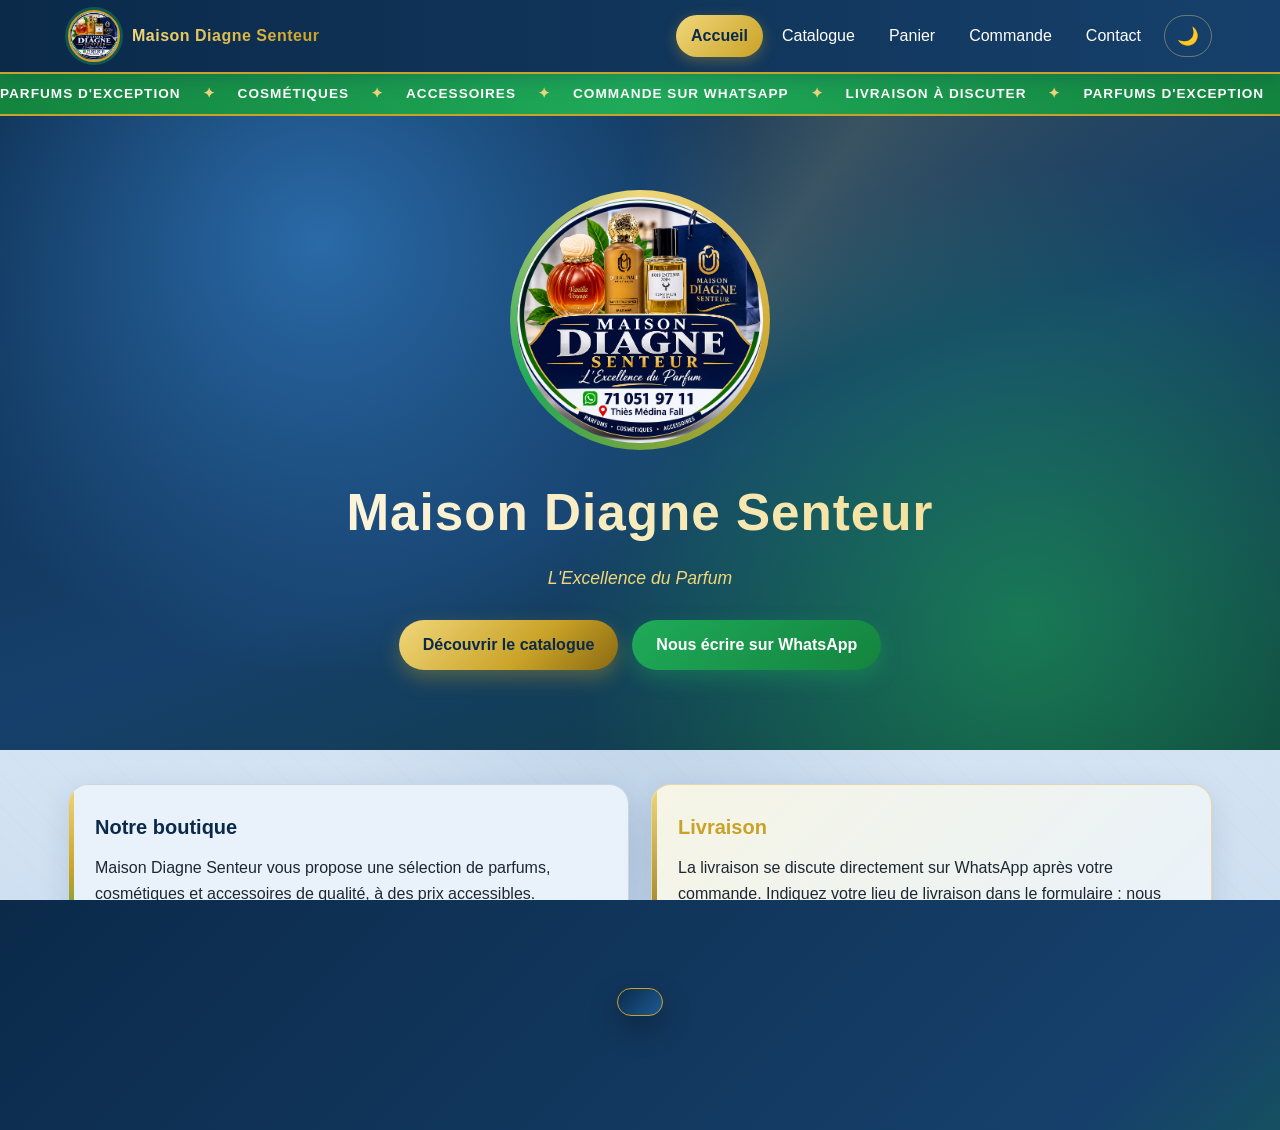
<file: index.html>
<!DOCTYPE html>
<html lang="fr"><head><meta charset="UTF-8"><meta name="viewport" content="width=device-width,initial-scale=1">
<title>Accueil · Maison Diagne Senteur</title><link rel="stylesheet" href="css/style.css"><script>(function(){var t=localStorage.getItem('mds_theme');if(t)document.documentElement.dataset.theme=t;})();</script></head>
<body data-page="accueil">
<header><div class="barre">
  <a class="marque" href="index.html" data-lien><img class="logo-header" src="images/logo.jpeg" alt="Maison Diagne Senteur"><span>Maison Diagne Senteur</span></a>
  <nav>
    <a href="index.html" data-lien data-page="accueil">Accueil</a>
    <a href="catalogue.html" data-lien data-page="catalogue">Catalogue</a>
    <a href="panier.html" data-lien data-page="panier">Panier<span class="badge" hidden>0</span></a>
    <a href="commande.html" data-lien data-page="commande">Commande</a>
    <a href="contact.html" data-lien data-page="contact">Contact</a>
  </nav>
</div></header>
<div class="marquee" aria-hidden="true"><div class="piste"><span>Parfums d'exception</span><i>✦</i><span>Cosmétiques</span><i>✦</i><span>Accessoires</span><i>✦</i><span>Commande sur WhatsApp</span><i>✦</i><span>Livraison à discuter</span><i>✦</i><span>Parfums d'exception</span><i>✦</i><span>Cosmétiques</span><i>✦</i><span>Accessoires</span><i>✦</i><span>Commande sur WhatsApp</span><i>✦</i><span>Livraison à discuter</span><i>✦</i></div></div>
<main>
<section class="hero"><div class="bulles"><b></b><b></b><b></b><b></b><b></b><b></b></div>
  <div class="anneau"><img src="images/logo.jpeg" alt="Maison Diagne Senteur"></div>
  <h1 data-bind="nom"></h1><p data-bind="slogan"></p>
  <div class="actions"><a class="bouton" data-lien href="catalogue.html">Découvrir le catalogue</a><a class="bouton vert" data-wa target="_blank" href="#">Nous écrire sur WhatsApp</a></div>
</section>
<div class="conteneur">
  <div class="bloc" style="margin-top:0">
    <div class="carte-info"><h3>Notre boutique</h3><p data-bind="presentation"></p></div>
    <div class="carte-info livraison"><h3>Livraison</h3><p data-bind="livraison"></p></div>
  </div>
</div>
</main>
<footer><strong>Maison Diagne Senteur</strong><br><span data-bind="slogan"></span><br>
<span data-bind="adresse"></span> · WhatsApp <a data-wa href="#">71 051 97 11</a></footer>
<div class="rideau"></div>
<div class="toast" id="toast"></div>
<script src="js/boutique.js"></script>
<script src="js/produits.js"></script>
<script src="js/app.js"></script>
</body></html>
</file>
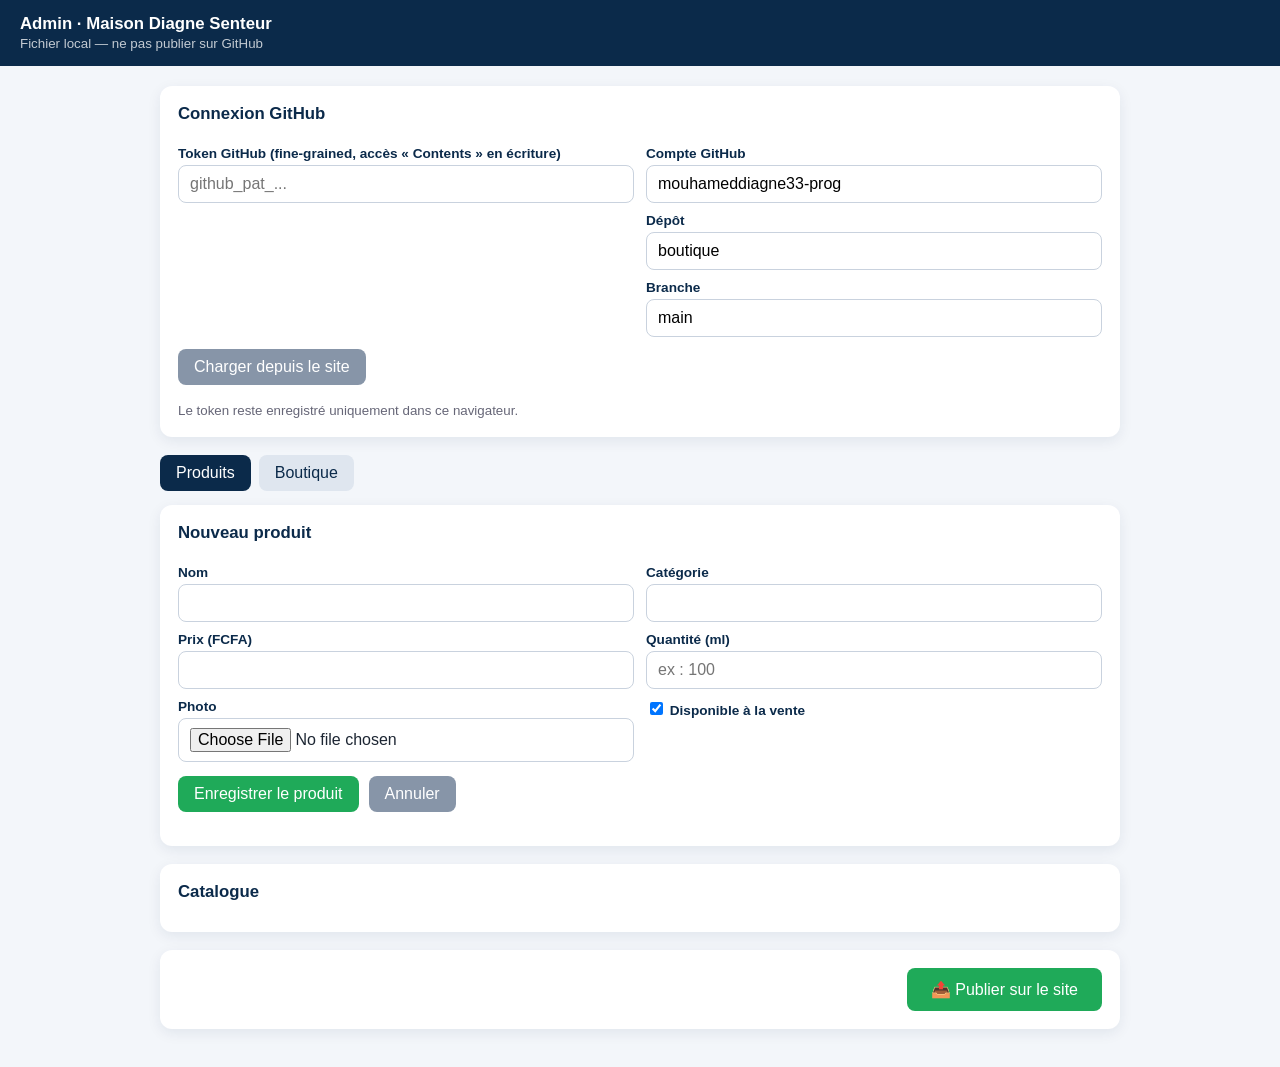
<file: admin.html>
<!DOCTYPE html>
<html lang="fr"><head><meta charset="UTF-8"><meta name="viewport" content="width=device-width,initial-scale=1">
<title>Admin · Maison Diagne Senteur</title>
<style>
:root{--bleu:#0b2a4a;--vert:#1faa59;--gris:#f3f6fa}
*{box-sizing:border-box}
body{margin:0;font-family:"Segoe UI",Roboto,Arial,sans-serif;background:var(--gris);color:#1d2633}
header{background:var(--bleu);color:#fff;padding:14px 20px}
header h1{font-size:1.05rem;margin:0}
header small{opacity:.75}
.wrap{max-width:1000px;margin:auto;padding:20px}
.card{background:#fff;border-radius:12px;padding:18px;box-shadow:0 4px 14px rgba(11,42,74,.08);margin-bottom:18px}
.card h2{margin:0 0 12px;color:var(--bleu);font-size:1.05rem}
label{display:block;font-size:.85rem;font-weight:600;color:var(--bleu);margin:10px 0 4px}
input,textarea{width:100%;padding:9px 11px;border:1px solid #c9d2de;border-radius:8px;font:inherit}
input[type=checkbox]{width:auto}
textarea{min-height:70px}
.grid2{display:grid;grid-template-columns:1fr 1fr;gap:12px}
@media(max-width:700px){.grid2{grid-template-columns:1fr}}
button{font:inherit;border:none;border-radius:8px;padding:9px 16px;cursor:pointer;background:var(--bleu);color:#fff}
button:hover{opacity:.9}
button.vert{background:var(--vert)}
button.gris{background:#8795a8}
button.rouge{background:#c0392b}
.tabs{margin-bottom:14px;display:flex;gap:8px}
.tabs button{background:#dfe6ef;color:var(--bleu)}
.tabs button.on{background:var(--bleu);color:#fff}
.prod{display:flex;gap:12px;align-items:center;border-bottom:1px solid #eef1f5;padding:10px 0;flex-wrap:wrap}
.prod img,.prod .ph{width:56px;height:56px;border-radius:8px;object-fit:cover;background:#dfe6ef;display:flex;align-items:center;justify-content:center}
.prod .info{flex:1;min-width:160px}
.prod small{color:#667}
.off{color:#c0392b;font-size:.8rem}
#etat{font-weight:600}
.pub{display:flex;justify-content:space-between;align-items:center;flex-wrap:wrap;gap:10px}
.pub button{font-size:1rem;padding:12px 24px}
</style></head><body>
<header><h1>Admin · Maison Diagne Senteur</h1><small>Fichier local — ne pas publier sur GitHub</small></header>
<div class="wrap">

<div class="card"><h2>Connexion GitHub</h2>
  <div class="grid2">
    <div><label>Token GitHub (fine-grained, accès « Contents » en écriture)</label><input id="token" type="password" placeholder="github_pat_..."></div>
    <div><label>Compte GitHub</label><input id="owner"><label>Dépôt</label><input id="repo"><label>Branche</label><input id="branch"></div>
  </div>
  <p style="margin-top:12px;display:flex;gap:10px;align-items:center;flex-wrap:wrap"><button class="gris" id="charger">Charger depuis le site</button><span id="etat"></span></p>
  <small style="color:#667">Le token reste enregistré uniquement dans ce navigateur.</small>
</div>

<div class="tabs"><button class="on" data-tab="produits">Produits</button><button data-tab="boutique">Boutique</button></div>

<div id="tab-produits">
  <div class="card"><h2 id="titreForm">Nouveau produit</h2>
    <form id="form">
      <input type="hidden" id="pid">
      <div class="grid2">
        <div><label>Nom</label><input id="nom" required></div>
        <div><label>Catégorie</label><input id="categorie" list="cats" required><datalist id="cats"></datalist></div>
      </div>
      <div class="grid2">
        <div><label>Prix (FCFA)</label><input id="prix" type="number" min="0" required></div>
        <div><label>Quantité (ml)</label><input id="ml" type="number" min="0" placeholder="ex : 100"></div>
      </div>
            <div class="grid2">
        <div><label>Photo</label><input id="photo" type="file" accept="image/*"></div>
        <div><label><input type="checkbox" id="dispo" checked> Disponible à la vente</label></div>
      </div>
      <img id="apercu" style="max-width:140px;margin-top:10px;border-radius:8px;display:none">
      <p style="margin-top:14px;display:flex;gap:10px"><button class="vert" type="submit">Enregistrer le produit</button><button type="button" class="gris" id="annuler">Annuler</button></p>
    </form>
  </div>
  <div class="card"><h2>Catalogue</h2><div id="liste"></div></div>
</div>

<div id="tab-boutique" hidden><div class="card"><h2>Informations de la boutique</h2>
  <div class="grid2">
    <div><label>Nom</label><input data-b="nom"></div>
    <div><label>Slogan</label><input data-b="slogan"></div>
  </div>
  <label>Adresse / emplacement</label><input data-b="adresse">
  <label>Téléphones (un par ligne)</label><textarea data-b="telephones"></textarea>
  <label>WhatsApp (indicatif + numéro, sans espaces)</label><input data-b="whatsapp">
  <label>Horaires</label><input data-b="horaires">
  <label>Présentation de la boutique</label><textarea data-b="presentation"></textarea>
  <label>Message de livraison (affiché sur le site)</label><textarea data-b="livraison"></textarea>
</div></div>

<div class="card pub"><span id="pending"></span><button class="vert" id="publier">📤 Publier sur le site</button></div>
</div>

<script>
const K = "mds_admin_cfg";
const $ = s => document.querySelector(s);
const $$ = s => [...document.querySelectorAll(s)];
let cfg = Object.assign({ owner: "mouhameddiagne33-prog", repo: "boutique", branch: "main", token: "" }, JSON.parse(localStorage.getItem(K) || "{}"));
let produits = [], boutique = {}, enAttente = [];

$("#token").value = cfg.token; $("#owner").value = cfg.owner; $("#repo").value = cfg.repo; $("#branch").value = cfg.branch;

function sauverCfg() {
  cfg = { owner: $("#owner").value.trim(), repo: $("#repo").value.trim(), branch: $("#branch").value.trim() || "main", token: $("#token").value.trim() };
  localStorage.setItem(K, JSON.stringify(cfg));
}
function msg(t, ok = true) { const e = $("#etat"); e.textContent = t; e.style.color = ok ? "#1faa59" : "#c0392b"; }
function esc(s) { return String(s ?? "").replace(/[&<>"]/g, c => ({ "&": "&amp;", "<": "&lt;", ">": "&gt;", '"': "&quot;" }[c])); }
function brut(path) { return `https://raw.githubusercontent.com/${cfg.owner}/${cfg.repo}/${cfg.branch}/${path}`; }

async function charger() {
  sauverCfg(); msg("Chargement…");
  try {
    const [p, b] = await Promise.all(["js/produits.js", "js/boutique.js"].map(f =>
      fetch(brut(f) + "?t=" + Date.now()).then(r => { if (!r.ok) throw new Error(f + " (" + r.status + ")"); return r.text(); })));
    produits = new Function(p + "\nreturn PRODUITS;")();
    produits.forEach(x => { if (x.ml === undefined) { x.ml = parseInt(x.taille) || null; delete x.taille; } delete x.description; });
    boutique = new Function(b + "\nreturn BOUTIQUE;")();
    enAttente = []; afficherTout(); msg("Chargé depuis le site ✔");
  } catch (e) { msg("Erreur de chargement : " + e.message, false); }
}
$("#charger").onclick = charger;

function afficherTout() { renderListe(); renderCats(); renderBoutique(); majPending(); }
function majPending() { $("#pending").textContent = enAttente.length ? `${enAttente.length} photo(s) à publier` : "Aucune modification en attente"; }
function renderCats() {
  const cats = [...new Set(produits.map(p => p.categorie).filter(Boolean))];
  $("#cats").innerHTML = cats.map(c => `<option value="${esc(c)}">`).join("");
}
function renderListe() {
  $("#liste").innerHTML = produits.length ? produits.map(p => {
    const src = p._src || (p.image ? brut(p.image) : "");
    const vis = src ? `<img src="${esc(src)}">` : `<div class="ph">🧴</div>`;
    return `<div class="prod">${vis}
      <div class="info"><strong>${esc(p.nom)}</strong><br><small>${esc(p.categorie)} · ${Number(p.prix).toLocaleString("fr-FR")} FCFA · ${p.ml ? p.ml + " ml" : "ml à préciser"}</small>${p.dispo ? "" : ' <span class="off">indisponible</span>'}</div>
      <button class="gris" data-act="dispo" data-id="${p.id}">${p.dispo ? "Mettre indisponible" : "Rendre disponible"}</button>
      <button data-act="edit" data-id="${p.id}">Modifier</button>
      <button class="rouge" data-act="del" data-id="${p.id}">Supprimer</button></div>`;
  }).join("") : "<p>Aucun produit. Cliquez sur « Charger depuis le site ».</p>";
}
$("#liste").addEventListener("click", e => {
  const b = e.target.closest("button"); if (!b) return;
  const p = produits.find(x => x.id == b.dataset.id); if (!p) return;
  if (b.dataset.act === "dispo") { p.dispo = !p.dispo; renderListe(); msg("Modifié (non publié)"); }
  if (b.dataset.act === "del") { if (confirm(`Supprimer « ${p.nom} » ?`)) { produits = produits.filter(x => x !== p); renderListe(); msg("Supprimé (non publié)"); } }
  if (b.dataset.act === "edit") {
    $("#pid").value = p.id; $("#nom").value = p.nom; $("#categorie").value = p.categorie;
    $("#prix").value = p.prix; $("#ml").value = p.ml ?? "";
    $("#dispo").checked = !!p.dispo; $("#titreForm").textContent = "Modifier : " + p.nom;
    const src = p._src || (p.image ? brut(p.image) : "");
    $("#apercu").src = src; $("#apercu").style.display = src ? "block" : "none";
    window.scrollTo({ top: 0, behavior: "smooth" });
  }
});

function resetForm() {
  $("#form").reset(); $("#pid").value = ""; $("#dispo").checked = true;
  $("#titreForm").textContent = "Nouveau produit"; $("#apercu").style.display = "none";
}
$("#annuler").onclick = resetForm;

function versJpeg(file) {
  return new Promise((res, rej) => {
    const r = new FileReader();
    r.onerror = rej;
    r.onload = () => {
      const img = new Image();
      img.onerror = rej;
      img.onload = () => {
        const k = Math.min(1, 1000 / Math.max(img.width, img.height));
        const c = document.createElement("canvas");
        c.width = Math.round(img.width * k); c.height = Math.round(img.height * k);
        c.getContext("2d").drawImage(img, 0, 0, c.width, c.height);
        const url = c.toDataURL("image/jpeg", 0.85);
        res({ b64: url.split(",")[1], dataUrl: url });
      };
      img.src = r.result;
    };
    r.readAsDataURL(file);
  });
}

$("#form").addEventListener("submit", async e => {
  e.preventDefault();
  const id = $("#pid").value;
  let p = id ? produits.find(x => x.id == id) : { id: Math.max(0, ...produits.map(x => x.id)) + 1, image: "" };
  Object.assign(p, {
    nom: $("#nom").value.trim(), categorie: $("#categorie").value.trim(), prix: Number($("#prix").value),
    ml: Number($("#ml").value) || null, dispo: $("#dispo").checked
  });
  const f = $("#photo").files[0];
  if (f) {
    msg("Préparation de la photo…");
    const { b64, dataUrl } = await versJpeg(f);
    const path = `images/p${p.id}-${Date.now()}.jpg`;
    enAttente.push({ path, b64 });
    p.image = path; p._src = dataUrl;
  }
  if (!id) produits.push(p);
  resetForm(); afficherTout(); msg("Produit enregistré (non publié)");
});

function renderBoutique() {
  $$("[data-b]").forEach(el => {
    const v = boutique[el.dataset.b];
    el.value = Array.isArray(v) ? v.join("\n") : (v || "");
  });
}
$$("[data-b]").forEach(el => el.addEventListener("input", () => {
  const k = el.dataset.b;
  boutique[k] = k === "telephones" ? el.value.split("\n").map(s => s.trim()).filter(Boolean) : el.value.trim();
  msg("Modifié (non publié)");
}));

$$(".tabs button").forEach(b => b.onclick = () => {
  $$(".tabs button").forEach(x => x.classList.remove("on")); b.classList.add("on");
  $("#tab-produits").hidden = b.dataset.tab !== "produits";
  $("#tab-boutique").hidden = b.dataset.tab !== "boutique";
});

function utf8b64(s) {
  const bytes = new TextEncoder().encode(s); let bin = "";
  bytes.forEach(x => bin += String.fromCharCode(x)); return btoa(bin);
}
const API = path => `https://api.github.com/repos/${cfg.owner}/${cfg.repo}/contents/${path}`;
const entetes = () => ({ Authorization: "Bearer " + cfg.token, Accept: "application/vnd.github+json", "Content-Type": "application/json" });

async function shaActuel(path) {
  const r = await fetch(API(path) + "?ref=" + cfg.branch, { headers: entetes() });
  if (r.status === 404) return null;
  if (!r.ok) throw new Error(`lecture de ${path} (${r.status})`);
  return (await r.json()).sha;
}
async function ecrire(path, b64, message) {
  const sha = await shaActuel(path);
  const corps = { message, content: b64, branch: cfg.branch };
  if (sha) corps.sha = sha;
  const r = await fetch(API(path), { method: "PUT", headers: entetes(), body: JSON.stringify(corps) });
  if (!r.ok) { const d = await r.json().catch(() => ({})); throw new Error(`${path} : ${d.message || r.status}`); }
}

function genProduits() {
  return "// Catalogue (généré par l'admin)\nconst PRODUITS = " +
    JSON.stringify(produits, (k, v) => k.startsWith("_") ? undefined : v, 2) + ";\n";
}
function genBoutique() {
  return "// Informations boutique (généré par l'admin)\nconst BOUTIQUE = " + JSON.stringify(boutique, null, 2) + ";\n";
}

$("#publier").onclick = async () => {
  sauverCfg();
  if (!cfg.token) return msg("Ajoutez le token GitHub", false);
  if (!produits.length && !Object.keys(boutique).length) return msg("Chargez d'abord le site", false);
  try {
    msg("Publication en cours…");
    for (const ph of enAttente) { msg("Envoi de " + ph.path + "…"); await ecrire(ph.path, ph.b64, "Photo produit"); }
    msg("Envoi du catalogue…");
    await ecrire("js/produits.js", utf8b64(genProduits()), "Mise à jour du catalogue");
    msg("Envoi des infos boutique…");
    await ecrire("js/boutique.js", utf8b64(genBoutique()), "Mise à jour des infos boutique");
    enAttente = []; majPending();
    msg("Site publié ✔ (GitHub Pages met 1 à 2 minutes à se mettre à jour)");
  } catch (e) { msg("Erreur : " + e.message, false); }
};

if (cfg.token) charger();
</script>
</body></html>
</file>
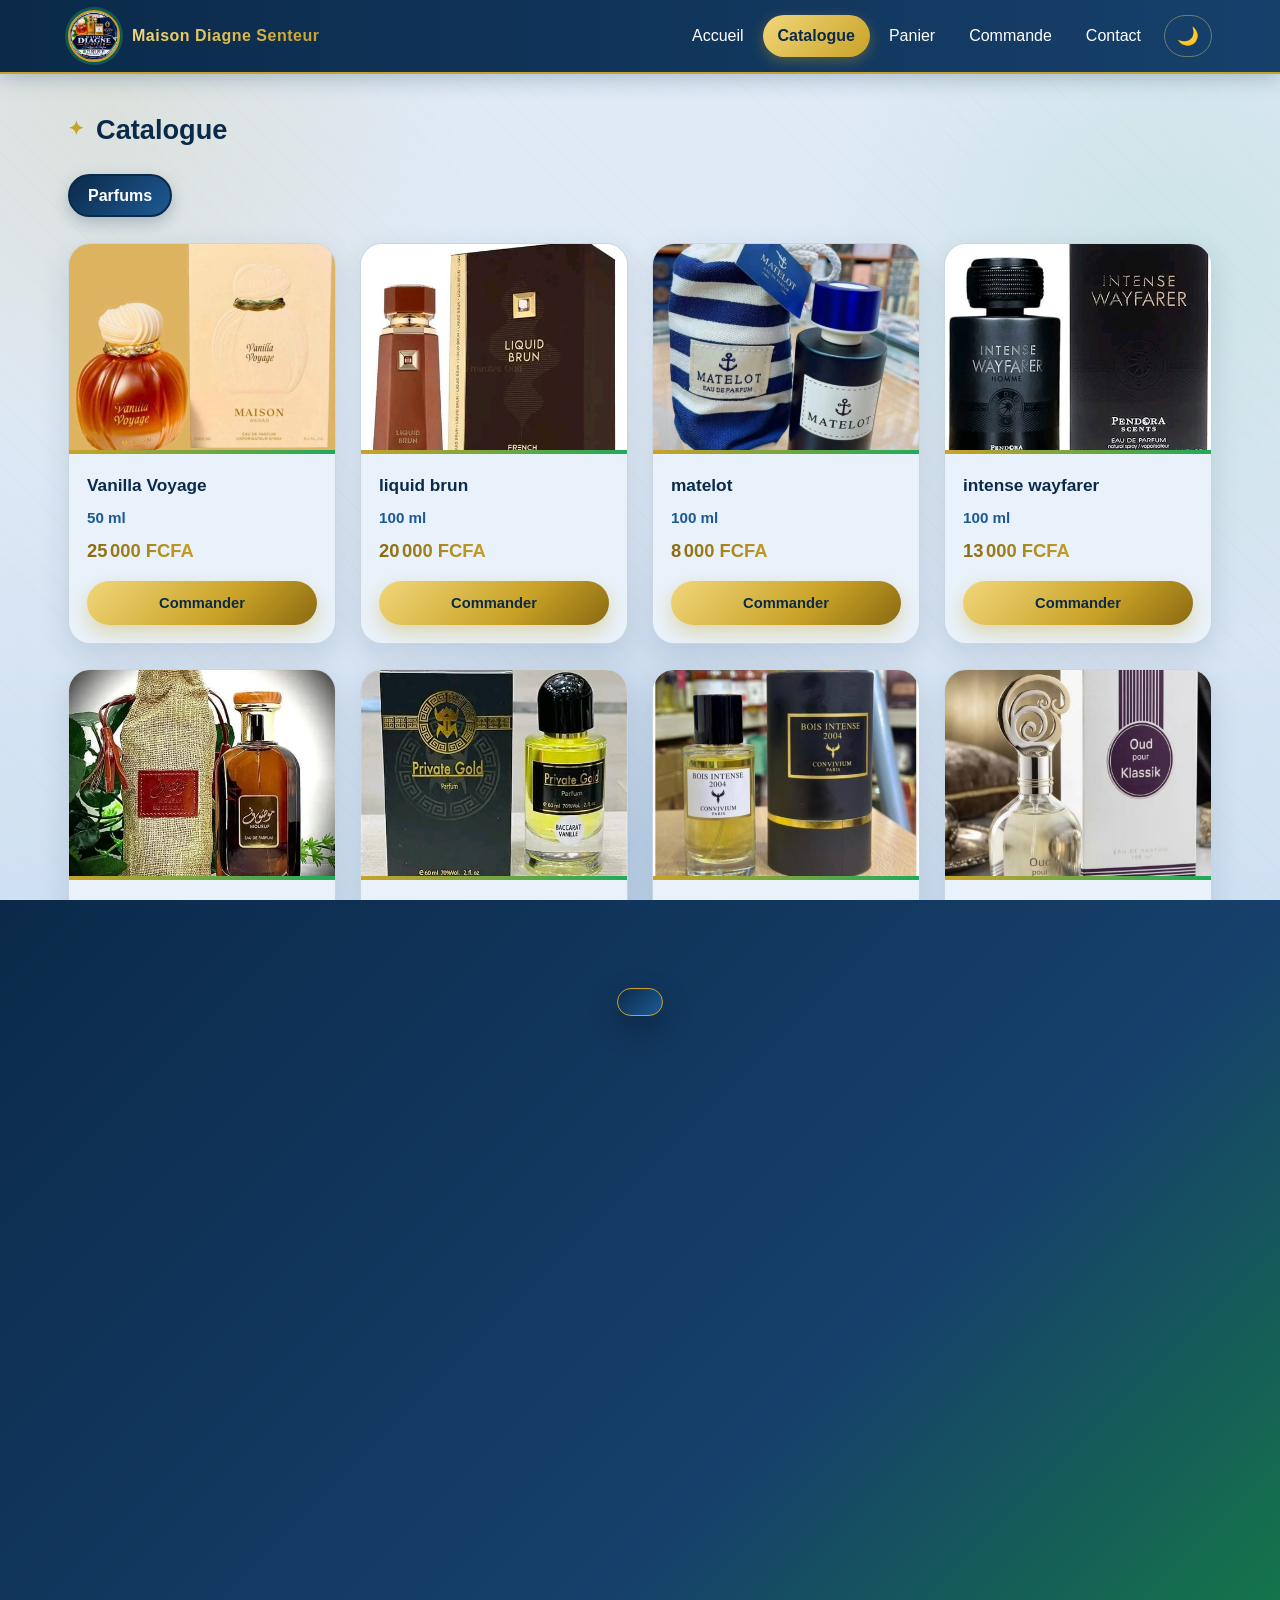
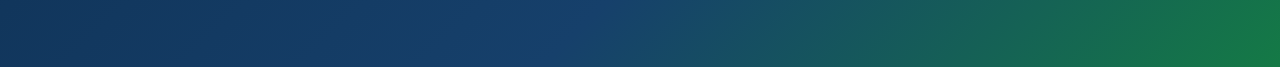
<file: catalogue.html>
<!DOCTYPE html>
<html lang="fr"><head><meta charset="UTF-8"><meta name="viewport" content="width=device-width,initial-scale=1">
<title>Catalogue · Maison Diagne Senteur</title><link rel="stylesheet" href="css/style.css"><script>(function(){var t=localStorage.getItem('mds_theme');if(t)document.documentElement.dataset.theme=t;})();</script></head>
<body data-page="catalogue">
<header><div class="barre">
  <a class="marque" href="index.html" data-lien><img class="logo-header" src="images/logo.jpeg" alt="Maison Diagne Senteur"><span>Maison Diagne Senteur</span></a>
  <nav>
    <a href="index.html" data-lien data-page="accueil">Accueil</a>
    <a href="catalogue.html" data-lien data-page="catalogue">Catalogue</a>
    <a href="panier.html" data-lien data-page="panier">Panier<span class="badge" hidden>0</span></a>
    <a href="commande.html" data-lien data-page="commande">Commande</a>
    <a href="contact.html" data-lien data-page="contact">Contact</a>
  </nav>
</div></header>
<main>
<div class="conteneur">
  <h2 class="titre">Catalogue</h2>
  <div class="filtres" id="filtres"></div>
  <div class="grille" id="grille"></div>
</div>
</main>
<footer><strong>Maison Diagne Senteur</strong><br><span data-bind="slogan"></span><br>
<span data-bind="adresse"></span> · WhatsApp <a data-wa href="#">71 051 97 11</a></footer>
<div class="rideau"></div>
<div class="toast" id="toast"></div>
<script src="js/boutique.js"></script>
<script src="js/produits.js"></script>
<script src="js/app.js"></script>
</body></html>
</file>
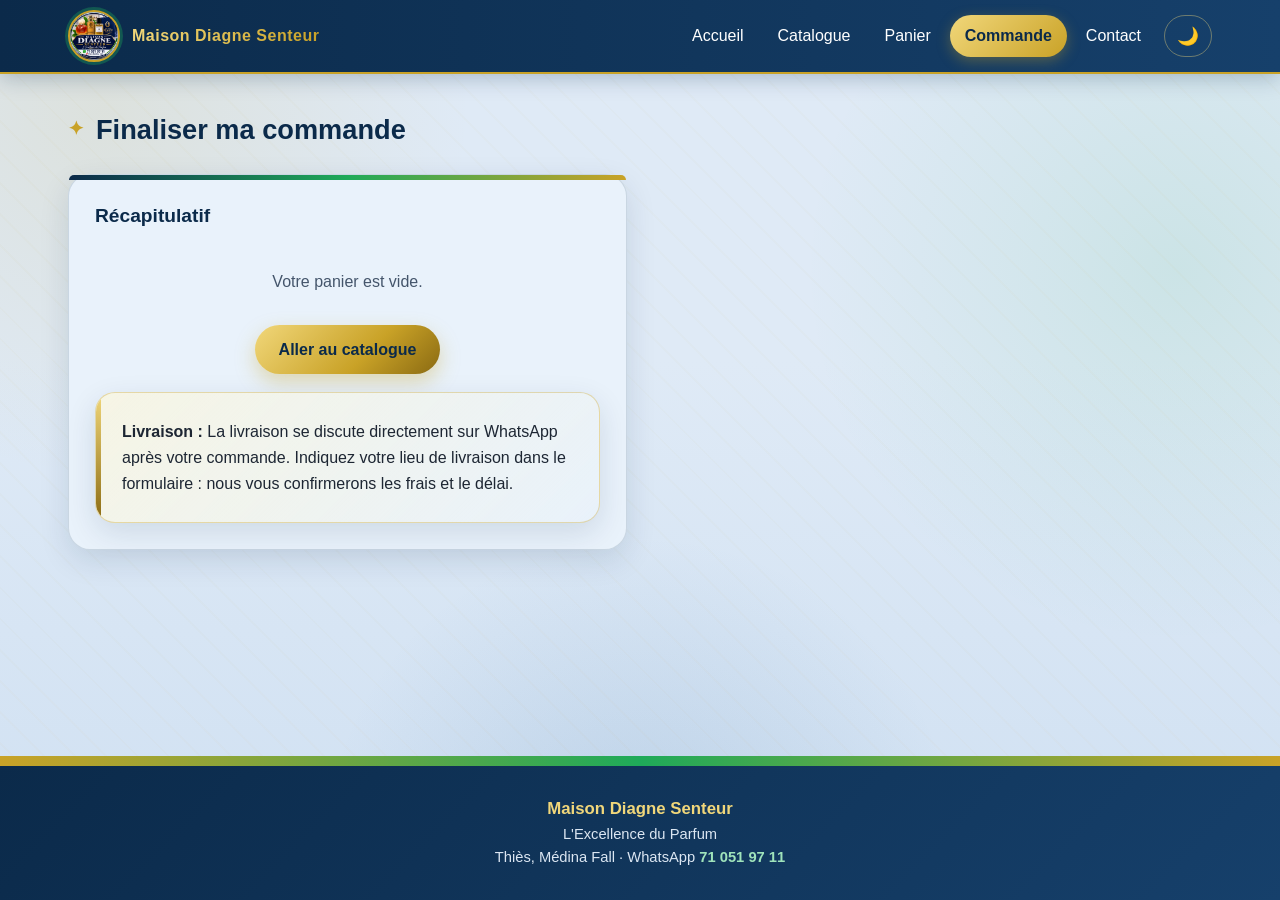
<file: commande.html>
<!DOCTYPE html>
<html lang="fr"><head><meta charset="UTF-8"><meta name="viewport" content="width=device-width,initial-scale=1">
<title>Commande · Maison Diagne Senteur</title><link rel="stylesheet" href="css/style.css"><script>(function(){var t=localStorage.getItem('mds_theme');if(t)document.documentElement.dataset.theme=t;})();</script></head>
<body data-page="commande">
<header><div class="barre">
  <a class="marque" href="index.html" data-lien><img class="logo-header" src="images/logo.jpeg" alt="Maison Diagne Senteur"><span>Maison Diagne Senteur</span></a>
  <nav>
    <a href="index.html" data-lien data-page="accueil">Accueil</a>
    <a href="catalogue.html" data-lien data-page="catalogue">Catalogue</a>
    <a href="panier.html" data-lien data-page="panier">Panier<span class="badge" hidden>0</span></a>
    <a href="commande.html" data-lien data-page="commande">Commande</a>
    <a href="contact.html" data-lien data-page="contact">Contact</a>
  </nav>
</div></header>
<main>
<div class="conteneur">
  <h2 class="titre">Finaliser ma commande</h2>
  <div class="double">
    <div class="panneau"><h3 class="sous">Récapitulatif</h3><div id="resume"></div>
      <div class="carte-info livraison" style="margin-top:18px"><p><strong>Livraison :</strong> <span data-bind="livraison"></span></p></div></div>
    <form class="panneau" id="formCommande">
      <h3 class="sous">Vos informations</h3>
      <div class="ligne-deux"><div><label for="prenom">Prénom *</label><input id="prenom" required></div>
      <div><label for="nom">Nom *</label><input id="nom" required></div></div>
      <label for="telephone">Numéro de téléphone *</label><input id="telephone" type="tel" required>
      <label for="lieu">Lieu de livraison *</label><input id="lieu" placeholder="Quartier, rue, repère" required>
      <button class="bouton vert" type="submit" style="margin-top:20px;width:100%">Valider ma commande</button>
    </form>
  </div>
</div>
<div class="validation" id="validation">
  <div class="cercle"><svg viewBox="0 0 100 100"><path d="M22 52 L42 72 L78 30"/></svg></div>
  <h3>Commande validée !</h3>
  <p>Vous allez être redirigé vers WhatsApp pour confirmer votre commande et la livraison.</p>
  <a class="bouton vert" id="ouvrirWa" target="_blank" href="#">Ouvrir WhatsApp</a>
</div>
</main>
<footer><strong>Maison Diagne Senteur</strong><br><span data-bind="slogan"></span><br>
<span data-bind="adresse"></span> · WhatsApp <a data-wa href="#">71 051 97 11</a></footer>
<div class="rideau"></div>
<div class="toast" id="toast"></div>
<script src="js/boutique.js"></script>
<script src="js/produits.js"></script>
<script src="js/app.js"></script>
</body></html>
</file>
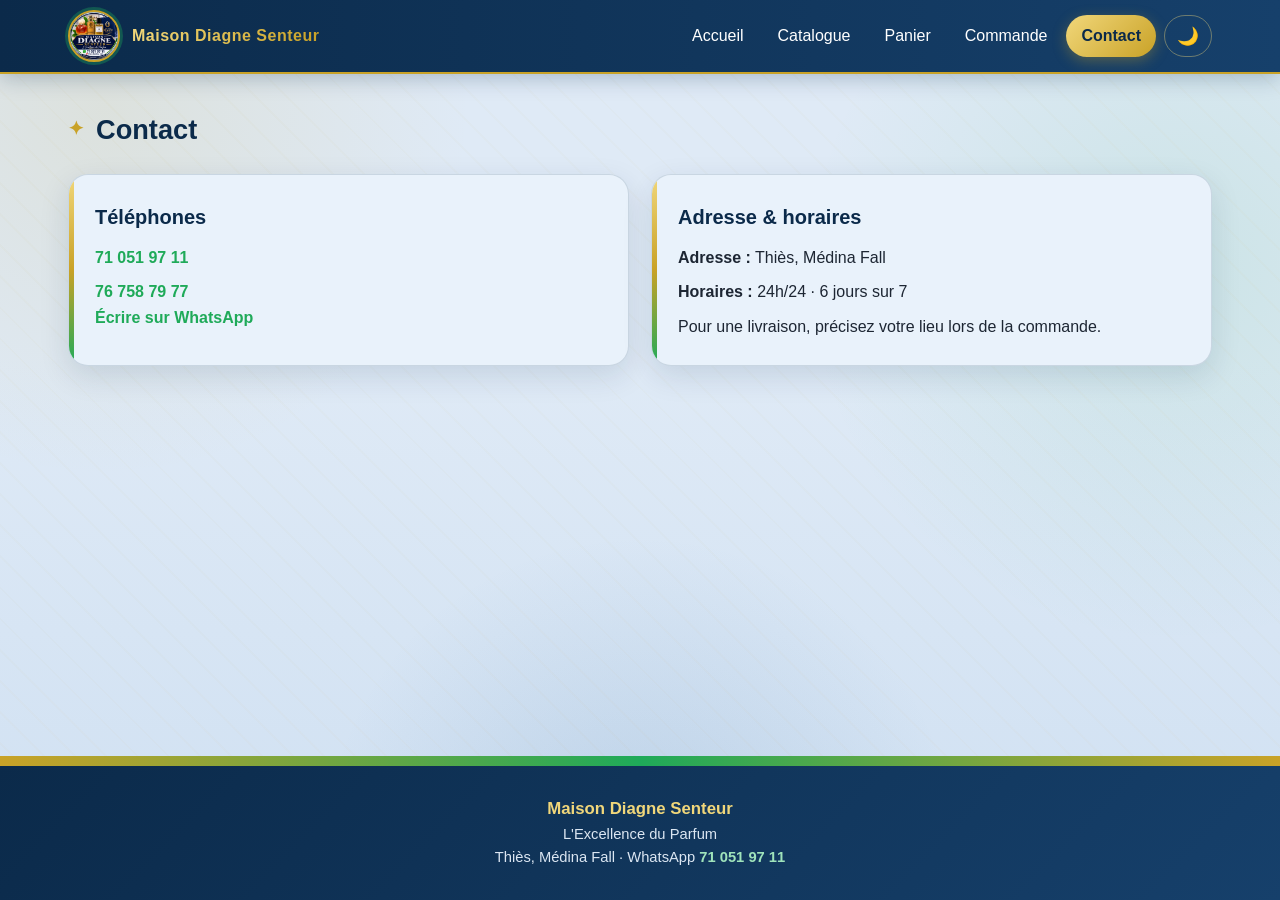
<file: contact.html>
<!DOCTYPE html>
<html lang="fr"><head><meta charset="UTF-8"><meta name="viewport" content="width=device-width,initial-scale=1">
<title>Contact · Maison Diagne Senteur</title><link rel="stylesheet" href="css/style.css"><script>(function(){var t=localStorage.getItem('mds_theme');if(t)document.documentElement.dataset.theme=t;})();</script></head>
<body data-page="contact">
<header><div class="barre">
  <a class="marque" href="index.html" data-lien><img class="logo-header" src="images/logo.jpeg" alt="Maison Diagne Senteur"><span>Maison Diagne Senteur</span></a>
  <nav>
    <a href="index.html" data-lien data-page="accueil">Accueil</a>
    <a href="catalogue.html" data-lien data-page="catalogue">Catalogue</a>
    <a href="panier.html" data-lien data-page="panier">Panier<span class="badge" hidden>0</span></a>
    <a href="commande.html" data-lien data-page="commande">Commande</a>
    <a href="contact.html" data-lien data-page="contact">Contact</a>
  </nav>
</div></header>
<main>
<div class="conteneur">
  <h2 class="titre">Contact</h2>
  <div class="bloc" style="margin-top:0">
    <div class="carte-info"><h3>Téléphones</h3><div id="telList"></div>
      <p><a data-wa target="_blank" href="#">Écrire sur WhatsApp</a></p></div>
    <div class="carte-info"><h3>Adresse & horaires</h3><p><strong>Adresse :</strong> <span data-bind="adresse"></span></p>
      <p><strong>Horaires :</strong> <span data-bind="horaires"></span></p>
      <p>Pour une livraison, précisez votre lieu lors de la commande.</p></div>
  </div>
</div>
</main>
<footer><strong>Maison Diagne Senteur</strong><br><span data-bind="slogan"></span><br>
<span data-bind="adresse"></span> · WhatsApp <a data-wa href="#">71 051 97 11</a></footer>
<div class="rideau"></div>
<div class="toast" id="toast"></div>
<script src="js/boutique.js"></script>
<script src="js/produits.js"></script>
<script src="js/app.js"></script>
</body></html>
</file>
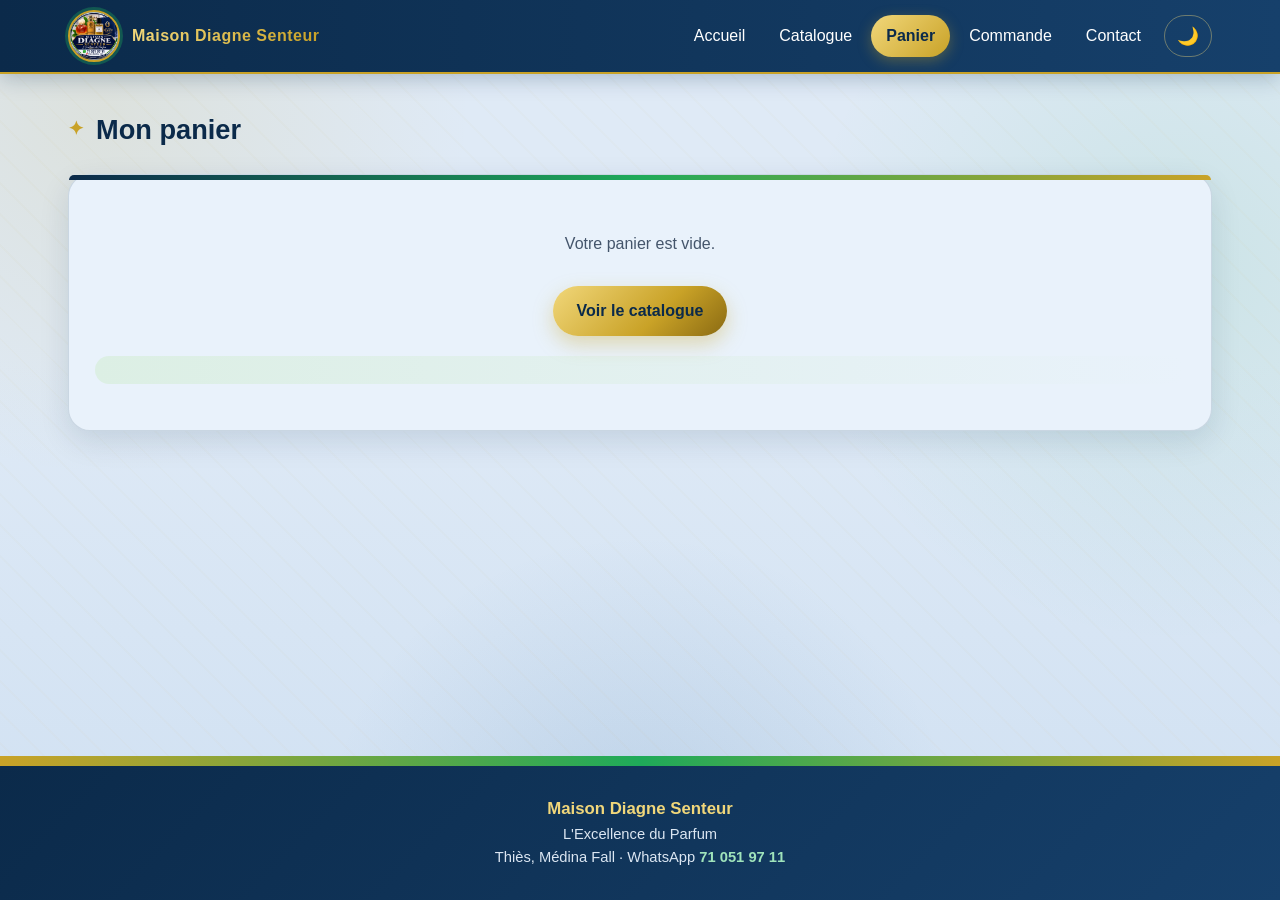
<file: panier.html>
<!DOCTYPE html>
<html lang="fr"><head><meta charset="UTF-8"><meta name="viewport" content="width=device-width,initial-scale=1">
<title>Panier · Maison Diagne Senteur</title><link rel="stylesheet" href="css/style.css"><script>(function(){var t=localStorage.getItem('mds_theme');if(t)document.documentElement.dataset.theme=t;})();</script></head>
<body data-page="panier">
<header><div class="barre">
  <a class="marque" href="index.html" data-lien><img class="logo-header" src="images/logo.jpeg" alt="Maison Diagne Senteur"><span>Maison Diagne Senteur</span></a>
  <nav>
    <a href="index.html" data-lien data-page="accueil">Accueil</a>
    <a href="catalogue.html" data-lien data-page="catalogue">Catalogue</a>
    <a href="panier.html" data-lien data-page="panier">Panier<span class="badge" hidden>0</span></a>
    <a href="commande.html" data-lien data-page="commande">Commande</a>
    <a href="contact.html" data-lien data-page="contact">Contact</a>
  </nav>
</div></header>
<main>
<div class="conteneur">
  <h2 class="titre">Mon panier</h2>
  <div class="panneau"><div id="lignes"></div><div class="total" id="total"></div>
  <div id="suite" style="text-align:right"><a class="bouton" data-lien href="commande.html">Finaliser ma commande →</a></div></div>
</div>
</main>
<footer><strong>Maison Diagne Senteur</strong><br><span data-bind="slogan"></span><br>
<span data-bind="adresse"></span> · WhatsApp <a data-wa href="#">71 051 97 11</a></footer>
<div class="rideau"></div>
<div class="toast" id="toast"></div>
<script src="js/boutique.js"></script>
<script src="js/produits.js"></script>
<script src="js/app.js"></script>
</body></html>
</file>
<file: css/style.css>
/* Palette du logo : bleu marine, or, vert émeraude. Thème clair par défaut, sombre au choix. */
:root{
  --marine:#0b2a4a; --marine2:#16406b; --bleu:#1d5a94; --or:#c9a227; --or2:#f1d77a; --or3:#8a6a12; --vert:#1faa59; --vert2:#14843f;
  --fond:#dfeaf6; --fond2:#cfe0f2; --surface:#e9f2fb; --texte:#1d2633; --titre:#0b2a4a; --muted:#44556b;
  --bord:rgba(11,42,74,.14); --menthe:#dcefe4; --ciel:#c9dcf0; --entree:#f3f8fd;
  --ombre:0 10px 30px rgba(11,42,74,.12); --ombre-or:0 12px 32px rgba(201,162,39,.30);
  --halo:radial-gradient(circle at 25% 20%,#2a6aa8 0,transparent 40%),radial-gradient(circle at 80% 80%,rgba(31,170,89,.55) 0,transparent 40%),linear-gradient(160deg,var(--marine) 0%,var(--marine2) 55%,#0d3a3a 100%);
  color-scheme:light;
}
:root[data-theme="dark"]{
  --fond:#071726; --fond2:#0c1f33; --surface:#0f2438; --texte:#e6edf5; --titre:#f1d77a; --muted:#a9b8c9;
  --bord:rgba(241,215,122,.16); --menthe:#12362a; --ciel:#16324f; --entree:#0b1d2f;
  --ombre:0 10px 30px rgba(0,0,0,.45); --ombre-or:0 12px 32px rgba(241,215,122,.18);
  color-scheme:dark;
}
*{box-sizing:border-box;margin:0;padding:0}
html{scroll-behavior:smooth;max-width:100%;overflow-x:hidden}
body{
  font-family:"Segoe UI",Roboto,Arial,sans-serif;color:var(--texte);line-height:1.6;min-height:100vh;
  display:flex;flex-direction:column;overflow-x:hidden;max-width:100%;
  background:
    radial-gradient(circle at 8% 12%,rgba(201,162,39,.12) 0,transparent 26%),
    radial-gradient(circle at 92% 30%,rgba(31,170,89,.10) 0,transparent 28%),
    radial-gradient(circle at 50% 95%,rgba(29,90,148,.12) 0,transparent 30%),
    linear-gradient(180deg,var(--fond) 0%,var(--fond) 40%,var(--fond2) 100%);
  background-attachment:fixed;transition:background-color .4s,color .4s;
}
body::before{content:"";position:fixed;inset:0;pointer-events:none;z-index:-1;opacity:.5;background-image:repeating-linear-gradient(45deg,rgba(201,162,39,.05) 0 2px,transparent 2px 22px)}
a{color:inherit;text-decoration:none}
img{max-width:100%;display:block}

/* Transitions entre pages */
main{flex:1;animation:entree .6s cubic-bezier(.2,.7,.2,1) both}
body.quitte main{animation:sortie .34s ease-in forwards}
@keyframes entree{from{opacity:0;transform:translateY(18px) scale(.99)}to{opacity:1;transform:none}}
@keyframes sortie{to{opacity:0;transform:translateY(-12px) scale(.99)}}
.rideau{position:fixed;inset:0;background:linear-gradient(135deg,var(--marine),var(--marine2) 60%,var(--vert2));transform:translateY(100%);z-index:999;pointer-events:none}
body.quitte .rideau{animation:rideau .44s cubic-bezier(.6,0,.2,1) forwards}
@keyframes rideau{to{transform:translateY(0)}}

/* Entête */
header{position:sticky;top:0;z-index:50;background:linear-gradient(90deg,var(--marine),var(--marine2));box-shadow:0 4px 20px rgba(11,42,74,.25);border-bottom:2px solid var(--or)}
.barre{max-width:1180px;margin:auto;display:flex;align-items:center;justify-content:space-between;padding:10px 18px;gap:12px;flex-wrap:wrap}
.marque{display:flex;align-items:center;gap:12px;color:#fff;font-weight:800;letter-spacing:.5px}
.marque span{background:linear-gradient(90deg,var(--or2),var(--or));-webkit-background-clip:text;background-clip:text;color:transparent}
.logo-header{height:52px;width:52px;border-radius:50%;object-fit:cover;border:2px solid var(--or);box-shadow:0 0 0 3px rgba(31,170,89,.35);transition:transform .5s}
.marque:hover .logo-header{transform:rotate(360deg)}
nav{display:flex;gap:4px;flex-wrap:wrap;align-items:center}
nav a,.theme-btn{padding:8px 15px;border-radius:999px;font-size:.92rem;color:#fff;transition:background .25s,color .25s;border:none;background:none;cursor:pointer;font:inherit;white-space:nowrap}
nav a:hover,.theme-btn:hover{background:rgba(241,215,122,.18);color:var(--or2)}
nav a.actif{background:linear-gradient(135deg,var(--or2),var(--or));color:var(--marine);font-weight:700;box-shadow:0 4px 14px rgba(201,162,39,.35)}
.theme-btn{font-size:1.1rem;padding:6px 12px;border:1px solid rgba(241,215,122,.4);margin-left:4px}
.badge{display:inline-block;background:var(--vert);color:#fff;border-radius:999px;font-size:.72rem;padding:0 7px;margin-left:5px;min-width:20px;text-align:center;animation:halo 2s infinite}
.badge[hidden]{display:none}
@keyframes halo{0%{box-shadow:0 0 0 0 rgba(31,170,89,.7)}70%{box-shadow:0 0 0 8px rgba(31,170,89,0)}100%{box-shadow:0 0 0 0 rgba(31,170,89,0)}}

/* Bandeau défilant */
.marquee{background:linear-gradient(90deg,var(--vert2),var(--vert),var(--vert2));color:#fff;overflow:hidden;white-space:nowrap;padding:9px 0;font-weight:600;letter-spacing:1px;text-transform:uppercase;font-size:.85rem;border-bottom:2px solid var(--or)}
.piste{display:inline-flex;gap:22px;animation:defile 26s linear infinite}
.piste i{font-style:normal;color:var(--or2)}
@keyframes defile{to{transform:translateX(-50%)}}

/* Accueil */
.conteneur{max-width:1180px;margin:auto;padding:34px 18px;width:100%}
.hero{position:relative;overflow:hidden;text-align:center;padding:74px 20px 80px;color:#fff;background:var(--halo)}
.hero::before{content:"";position:absolute;inset:-50%;background:conic-gradient(from 0deg,transparent 0,rgba(241,215,122,.18) 10%,transparent 20%);animation:tourne 18s linear infinite}
@keyframes tourne{to{transform:rotate(360deg)}}
.bulles{position:absolute;inset:0;pointer-events:none}
.bulles b{position:absolute;bottom:-60px;width:18px;height:18px;border-radius:50%;background:radial-gradient(circle at 30% 30%,#fff,rgba(241,215,122,.6));opacity:.7;animation:monte linear infinite}
.bulles b:nth-child(1){left:8%;animation-duration:9s}
.bulles b:nth-child(2){left:22%;width:10px;height:10px;animation-duration:13s;animation-delay:2s}
.bulles b:nth-child(3){left:45%;width:26px;height:26px;animation-duration:11s;animation-delay:1s}
.bulles b:nth-child(4){left:66%;width:12px;height:12px;animation-duration:8s;animation-delay:3s}
.bulles b:nth-child(5){left:82%;width:20px;height:20px;animation-duration:12s}
.bulles b:nth-child(6){left:93%;width:8px;height:8px;animation-duration:10s;animation-delay:4s}
@keyframes monte{0%{transform:translateY(0) scale(1);opacity:0}15%{opacity:.8}100%{transform:translateY(-120vh) scale(.6);opacity:0}}
.anneau{width:min(260px,62vw);aspect-ratio:1;margin:0 auto 22px;border-radius:50%;padding:7px;background:conic-gradient(var(--or2),var(--or),var(--vert),var(--or2));animation:brille 4s ease-in-out infinite;position:relative;z-index:1}
.anneau img{width:100%;height:100%;border-radius:50%;object-fit:cover;background:#fff}
@keyframes brille{0%,100%{box-shadow:0 0 30px rgba(241,215,122,.35)}50%{box-shadow:0 0 70px rgba(241,215,122,.7)}}
.hero h1{font-size:clamp(1.8rem,5vw,3.2rem);position:relative;z-index:1;letter-spacing:1px;background:linear-gradient(90deg,#fff,var(--or2),#fff);background-size:200% auto;-webkit-background-clip:text;background-clip:text;color:transparent;animation:reflet 5s linear infinite}
@keyframes reflet{to{background-position:200% center}}
.hero p{margin-top:10px;position:relative;z-index:1;font-size:clamp(.95rem,2.5vw,1.1rem);color:var(--or2);font-style:italic}
.actions{display:flex;gap:14px;justify-content:center;flex-wrap:wrap;margin-top:28px;position:relative;z-index:1}

/* Boutons */
.bouton{display:inline-flex;align-items:center;justify-content:center;min-height:44px;padding:12px 24px;border-radius:999px;border:none;cursor:pointer;font:inherit;font-weight:700;text-align:center;color:var(--marine);background:linear-gradient(135deg,var(--or2),var(--or) 60%,var(--or3));box-shadow:0 8px 20px rgba(201,162,39,.35);transition:transform .25s,box-shadow .25s;position:relative;overflow:hidden;-webkit-tap-highlight-color:transparent}
.bouton::after{content:"";position:absolute;top:0;left:-75%;width:50%;height:100%;background:linear-gradient(90deg,transparent,rgba(255,255,255,.7),transparent);transform:skewX(-20deg);transition:left .6s}
.bouton:hover{transform:translateY(-3px) scale(1.02);box-shadow:0 14px 28px rgba(201,162,39,.45)}
.bouton:hover::after{left:125%}
.bouton.vert{color:#fff;background:linear-gradient(135deg,var(--vert),var(--vert2));box-shadow:0 8px 20px rgba(31,170,89,.35)}
.bouton.vert:hover{box-shadow:0 14px 28px rgba(31,170,89,.45)}
.bouton:disabled{background:#c9cfd8;color:#fff;cursor:not-allowed;transform:none;box-shadow:none}
.bouton:disabled::after{display:none}

/* Blocs d'information */
.bloc{display:grid;grid-template-columns:1fr 1fr;gap:22px;margin-top:44px}
.carte-info{position:relative;background:var(--surface);border-radius:20px;padding:26px;box-shadow:var(--ombre);border:1px solid var(--bord);overflow:hidden;animation:entree .7s both}
.carte-info::before{content:"";position:absolute;left:0;top:0;bottom:0;width:5px;background:linear-gradient(var(--or2),var(--or),var(--vert))}
.carte-info h3{color:var(--titre);margin-bottom:12px;font-size:1.25rem}
.carte-info p+p{margin-top:9px}
.carte-info p{color:var(--texte)}
.carte-info a{color:var(--vert);font-weight:700}
.carte-info .tel{display:inline-block;margin:4px 6px 4px 0;padding:8px 16px;border-radius:999px;background:var(--menthe);color:var(--vert);font-weight:700}
.carte-info.livraison{background:linear-gradient(135deg,rgba(255,247,214,.6),transparent),var(--surface);border:1px solid rgba(201,162,39,.35)}
.carte-info.livraison::before{background:linear-gradient(var(--or2),var(--or3))}
.carte-info.livraison h3{color:var(--or);}
h2.titre{color:var(--titre);font-size:1.7rem;margin-bottom:22px;display:flex;align-items:center;gap:12px;flex-wrap:wrap}
h2.titre::before{content:"✦";color:var(--or);font-size:1.2rem}

/* Filtres & catalogue */
.filtres{display:flex;gap:9px;flex-wrap:wrap;margin-bottom:26px}
.filtres button{min-height:40px;border:2px solid var(--marine);background:var(--surface);color:var(--titre);padding:7px 18px;border-radius:999px;cursor:pointer;font:inherit;font-weight:600;transition:all .25s}
:root[data-theme="dark"] .filtres button{border-color:var(--or2)}
.filtres button:hover{transform:translateY(-2px);border-color:var(--or);color:var(--or)}
.filtres button.actif{background:linear-gradient(135deg,var(--marine),var(--bleu));color:#fff;border-color:var(--marine);box-shadow:0 6px 16px rgba(11,42,74,.25)}
.grille{display:grid;grid-template-columns:repeat(auto-fill,minmax(245px,1fr));gap:24px}
.carte{position:relative;background:var(--surface);border-radius:22px;overflow:hidden;display:flex;flex-direction:column;box-shadow:var(--ombre);border:1px solid var(--bord);transition:transform .35s cubic-bezier(.2,.8,.2,1),box-shadow .35s;animation:entree .6s both}
.carte:nth-child(3n+2){animation-delay:.08s}.carte:nth-child(3n){animation-delay:.16s}
.carte:hover{transform:translateY(-8px);box-shadow:0 22px 40px rgba(11,42,74,.18)}
.carte::after{content:"";position:absolute;top:0;left:-100%;width:60%;height:100%;background:linear-gradient(90deg,transparent,rgba(255,255,255,.4),transparent);transform:skewX(-18deg);pointer-events:none}
.carte:hover::after{animation:eclat .9s ease}
@keyframes eclat{to{left:140%}}
.visuel{height:210px;position:relative;overflow:hidden;display:flex;align-items:center;justify-content:center;font-size:3.4rem;background:radial-gradient(circle at 50% 30%,var(--surface) 0,var(--ciel) 75%)}
.visuel img{width:100%;height:100%;object-fit:cover;transition:transform .6s}
.carte:hover .visuel img{transform:scale(1.07)}
.visuel::after{content:"";position:absolute;left:0;right:0;bottom:0;height:4px;background:linear-gradient(90deg,var(--or),var(--vert))}
.visuel.epuise::before{content:"Indisponible";position:absolute;inset:0;z-index:2;background:rgba(7,23,38,.75);color:var(--or2);display:flex;align-items:center;justify-content:center;font-weight:800;letter-spacing:2px;text-transform:uppercase}
.corps{padding:18px;display:flex;flex-direction:column;gap:6px;flex:1}
.corps h3{color:var(--titre);font-size:1.08rem}
.taille{font-size:.85rem;color:var(--bleu);font-weight:600}
:root[data-theme="dark"] .taille{color:#7fb6e6}
.desc{font-size:.9rem;color:var(--muted);flex:1}
.prix{font-weight:800;font-size:1.15rem;background:linear-gradient(90deg,var(--or3),var(--or),var(--vert2));-webkit-background-clip:text;background-clip:text;color:transparent}
:root[data-theme="dark"] .prix{background:linear-gradient(90deg,var(--or2),var(--or),#5ee08f);-webkit-background-clip:text;background-clip:text}
.corps .bouton{margin-top:10px;padding:10px 16px;font-size:.92rem}

/* Panier & commande */
.double{display:grid;grid-template-columns:1fr 1fr;gap:26px}
.panneau{position:relative;background:var(--surface);border-radius:22px;padding:26px;box-shadow:var(--ombre);border:1px solid var(--bord);animation:entree .7s both}
.panneau::before{content:"";position:absolute;top:0;left:0;right:0;height:5px;border-radius:22px 22px 0 0;background:linear-gradient(90deg,var(--marine),var(--vert),var(--or))}
.ligne{display:flex;align-items:center;gap:12px;padding:14px 0;border-bottom:1px dashed var(--bord);flex-wrap:wrap}
.ligne .nom{flex:1;min-width:140px;font-weight:600;color:var(--titre)}
.ligne small{display:block;color:var(--muted);font-weight:400}
.ligne strong{color:var(--vert)}
.qte{display:flex;align-items:center;gap:8px}
.qte button{width:36px;height:36px;border-radius:50%;border:none;background:linear-gradient(135deg,var(--marine),var(--bleu));color:#fff;cursor:pointer;font-size:1.05rem;transition:transform .2s}
.qte button:hover{transform:scale(1.12)}
.supp{background:none;border:none;color:#e05a4a;cursor:pointer;font-size:1.2rem;padding:6px}
.total{display:flex;justify-content:space-between;align-items:center;font-size:1.25rem;font-weight:800;margin:20px 0;color:var(--titre);padding:14px 16px;border-radius:14px;background:linear-gradient(90deg,var(--menthe),transparent)}
.vide{text-align:center;color:var(--muted);padding:30px 0}
h3.sous{color:var(--titre);margin-bottom:8px;font-size:1.2rem}
label{display:block;font-size:.9rem;margin:14px 0 5px;font-weight:700;color:var(--titre)}
input,textarea{width:100%;padding:12px 14px;border:2px solid var(--bord);border-radius:12px;font:inherit;color:var(--texte);background:var(--entree);transition:border .25s,box-shadow .25s}
input:focus,textarea:focus{outline:none;border-color:var(--vert);box-shadow:0 0 0 4px rgba(31,170,89,.18)}
.ligne-deux{display:grid;grid-template-columns:1fr 1fr;gap:14px}

/* Notification */
.toast{position:fixed;bottom:24px;left:50%;transform:translate(-50%,140px);background:linear-gradient(135deg,var(--marine),var(--bleu));color:#fff;padding:13px 22px;border-radius:999px;box-shadow:0 12px 30px rgba(0,0,0,.3);transition:transform .45s cubic-bezier(.2,.8,.2,1);z-index:1000;max-width:90vw;text-align:center;border:1px solid var(--or)}
.toast.montre{transform:translate(-50%,0)}

/* Validation : animation verte */
.validation{position:fixed;inset:0;background:radial-gradient(circle,rgba(20,132,63,.92),rgba(7,23,38,.97));display:none;align-items:center;justify-content:center;flex-direction:column;z-index:1001;color:#fff;text-align:center;padding:20px}
.validation.montre{display:flex;animation:fondu .4s ease both}
@keyframes fondu{from{opacity:0}to{opacity:1}}
.cercle{width:140px;height:140px;border-radius:50%;background:radial-gradient(circle at 35% 30%,#5ee08f,var(--vert) 55%,var(--vert2));display:flex;align-items:center;justify-content:center;animation:pulse 1.6s ease-out .2s 2,rebond .6s cubic-bezier(.3,1.6,.5,1) .1s both}
@keyframes rebond{from{transform:scale(.2)}to{transform:scale(1)}}
@keyframes pulse{0%{box-shadow:0 0 0 0 rgba(31,170,89,.7)}100%{box-shadow:0 0 0 46px rgba(31,170,89,0)}}
.cercle svg{width:74px;height:74px}
.cercle path{fill:none;stroke:#fff;stroke-width:9;stroke-linecap:round;stroke-linejoin:round;stroke-dasharray:70;stroke-dashoffset:70;animation:trace .6s ease .5s forwards}
@keyframes trace{to{stroke-dashoffset:0}}
.validation h3{margin-top:24px;font-size:1.6rem;color:var(--or2)}
.validation p{margin-top:8px;opacity:.95;max-width:430px}
.validation .bouton{margin-top:22px}

/* Pied de page */
footer{margin-top:auto;position:relative;background:linear-gradient(135deg,var(--marine),var(--marine2));color:#dbe6f2;text-align:center;padding:30px 18px;font-size:.92rem;border-top:4px solid var(--or)}
footer::before{content:"";position:absolute;left:0;right:0;top:-10px;height:10px;background:linear-gradient(90deg,var(--or),var(--vert),var(--or))}
footer strong{color:var(--or2);font-size:1.05rem}
footer a{color:#9fe3bb;font-weight:700}

/* ===== Adaptation téléphone & tablette ===== */
@media(max-width:900px){
  .double,.bloc{grid-template-columns:1fr}
}
@media(max-width:640px){
  .barre{justify-content:center;padding:8px 12px;gap:8px}
  .marque{font-size:.95rem;gap:8px}
  .logo-header{height:44px;width:44px}
  nav{width:100%;flex-wrap:nowrap;overflow-x:auto;justify-content:flex-start;padding-bottom:4px;scrollbar-width:none}
  nav::-webkit-scrollbar{display:none}
  nav a,.theme-btn{padding:7px 12px;font-size:.85rem}
  .conteneur{padding:22px 14px}
  .hero{padding:44px 16px 52px}
  .anneau{width:190px}
  h2.titre{font-size:1.4rem}
  .grille{grid-template-columns:1fr 1fr;gap:14px}
  .visuel{height:150px;font-size:2.4rem}
  .corps{padding:12px}
  .corps h3{font-size:.95rem}
  .desc{font-size:.82rem}
  .prix{font-size:1rem}
  .corps .bouton{font-size:.85rem;padding:9px 12px}
  .carte-info,.panneau{padding:18px}
  .ligne-deux{grid-template-columns:1fr}
  .actions .bouton{width:100%}
  .filtres{flex-wrap:nowrap;overflow-x:auto;padding-bottom:6px;scrollbar-width:none}
  .filtres button{flex:0 0 auto}
  .total{font-size:1.05rem}
  #formCommande .bouton{width:100%}
  .toast{font-size:.9rem;bottom:14px}
}
@media(max-width:380px){
  .grille{grid-template-columns:1fr}
}

.etiquette-off{display:inline-flex;justify-content:center;align-items:center;min-height:44px;margin-top:10px;padding:10px 16px;border-radius:999px;background:rgba(192,57,43,.12);color:#c0392b;font-weight:700;font-size:.92rem;border:1px dashed #c0392b}
.corps .taille{font-size:.95rem}
</file>
